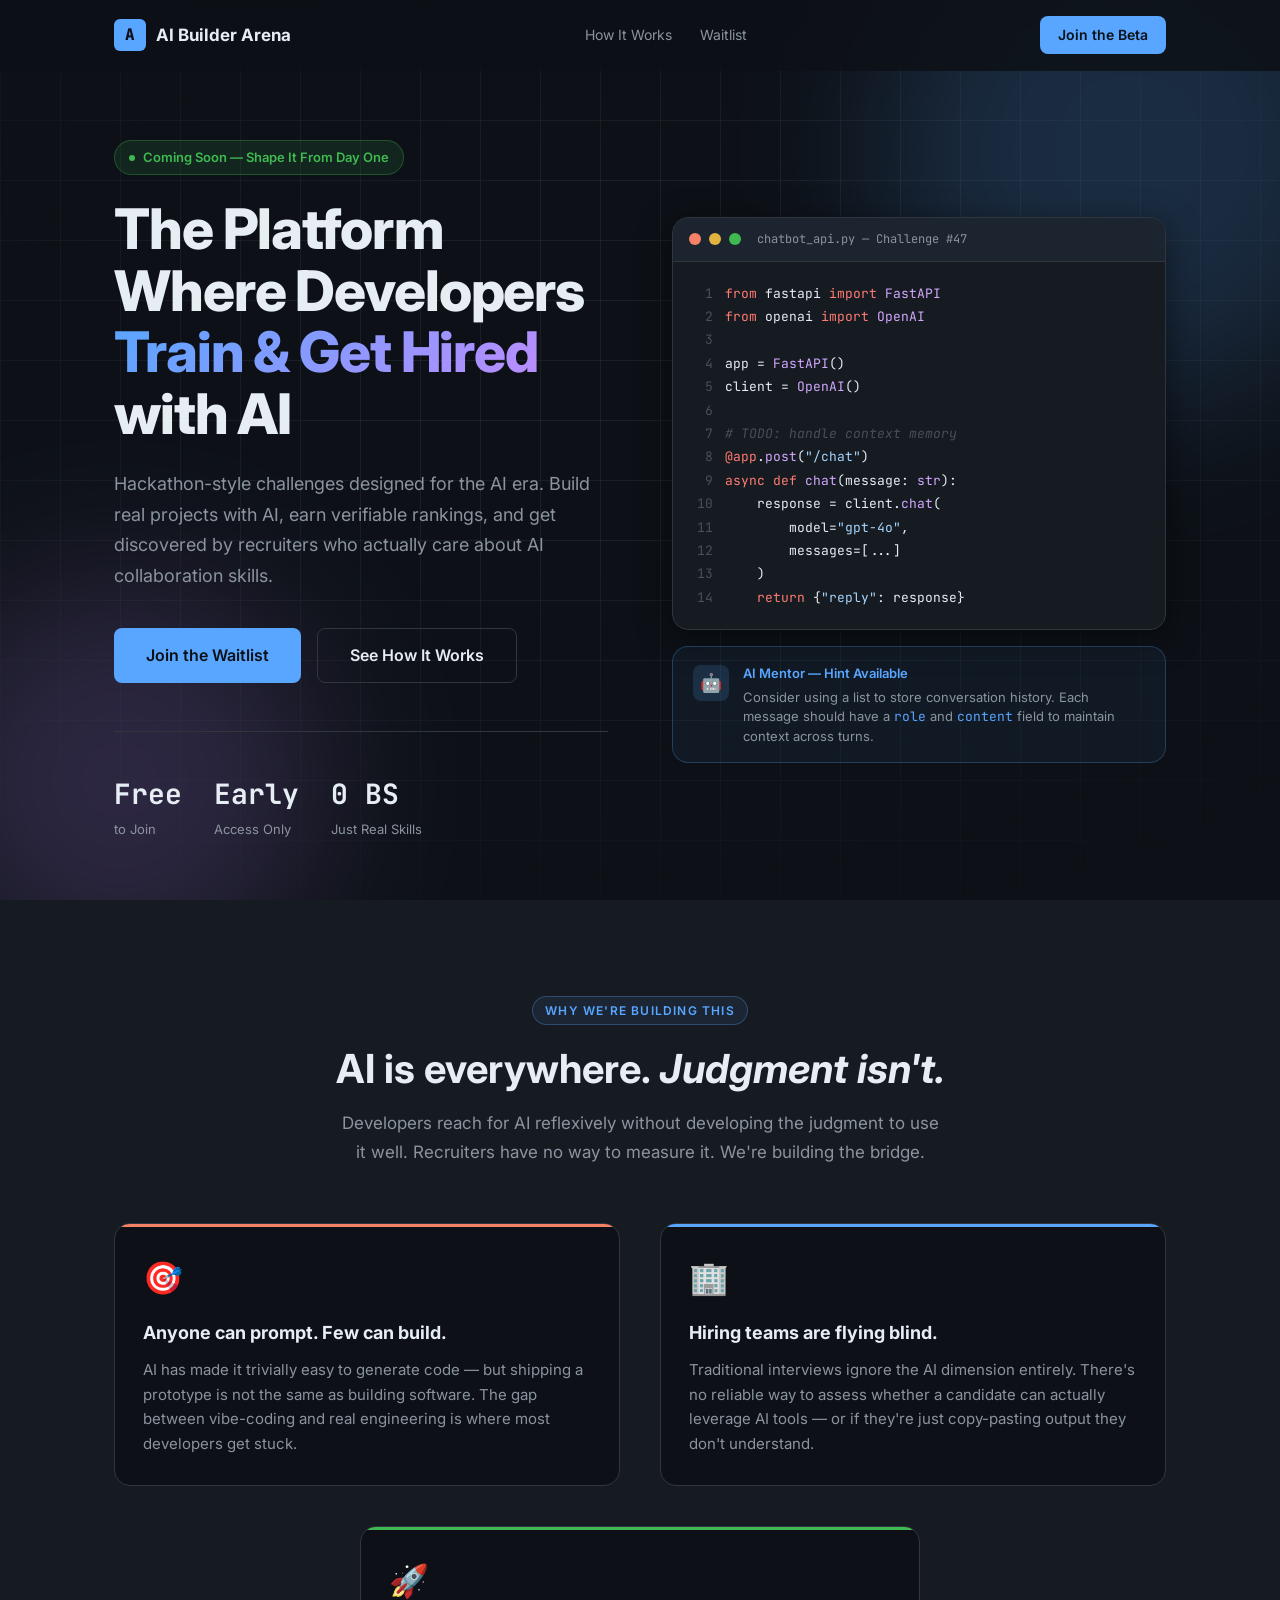
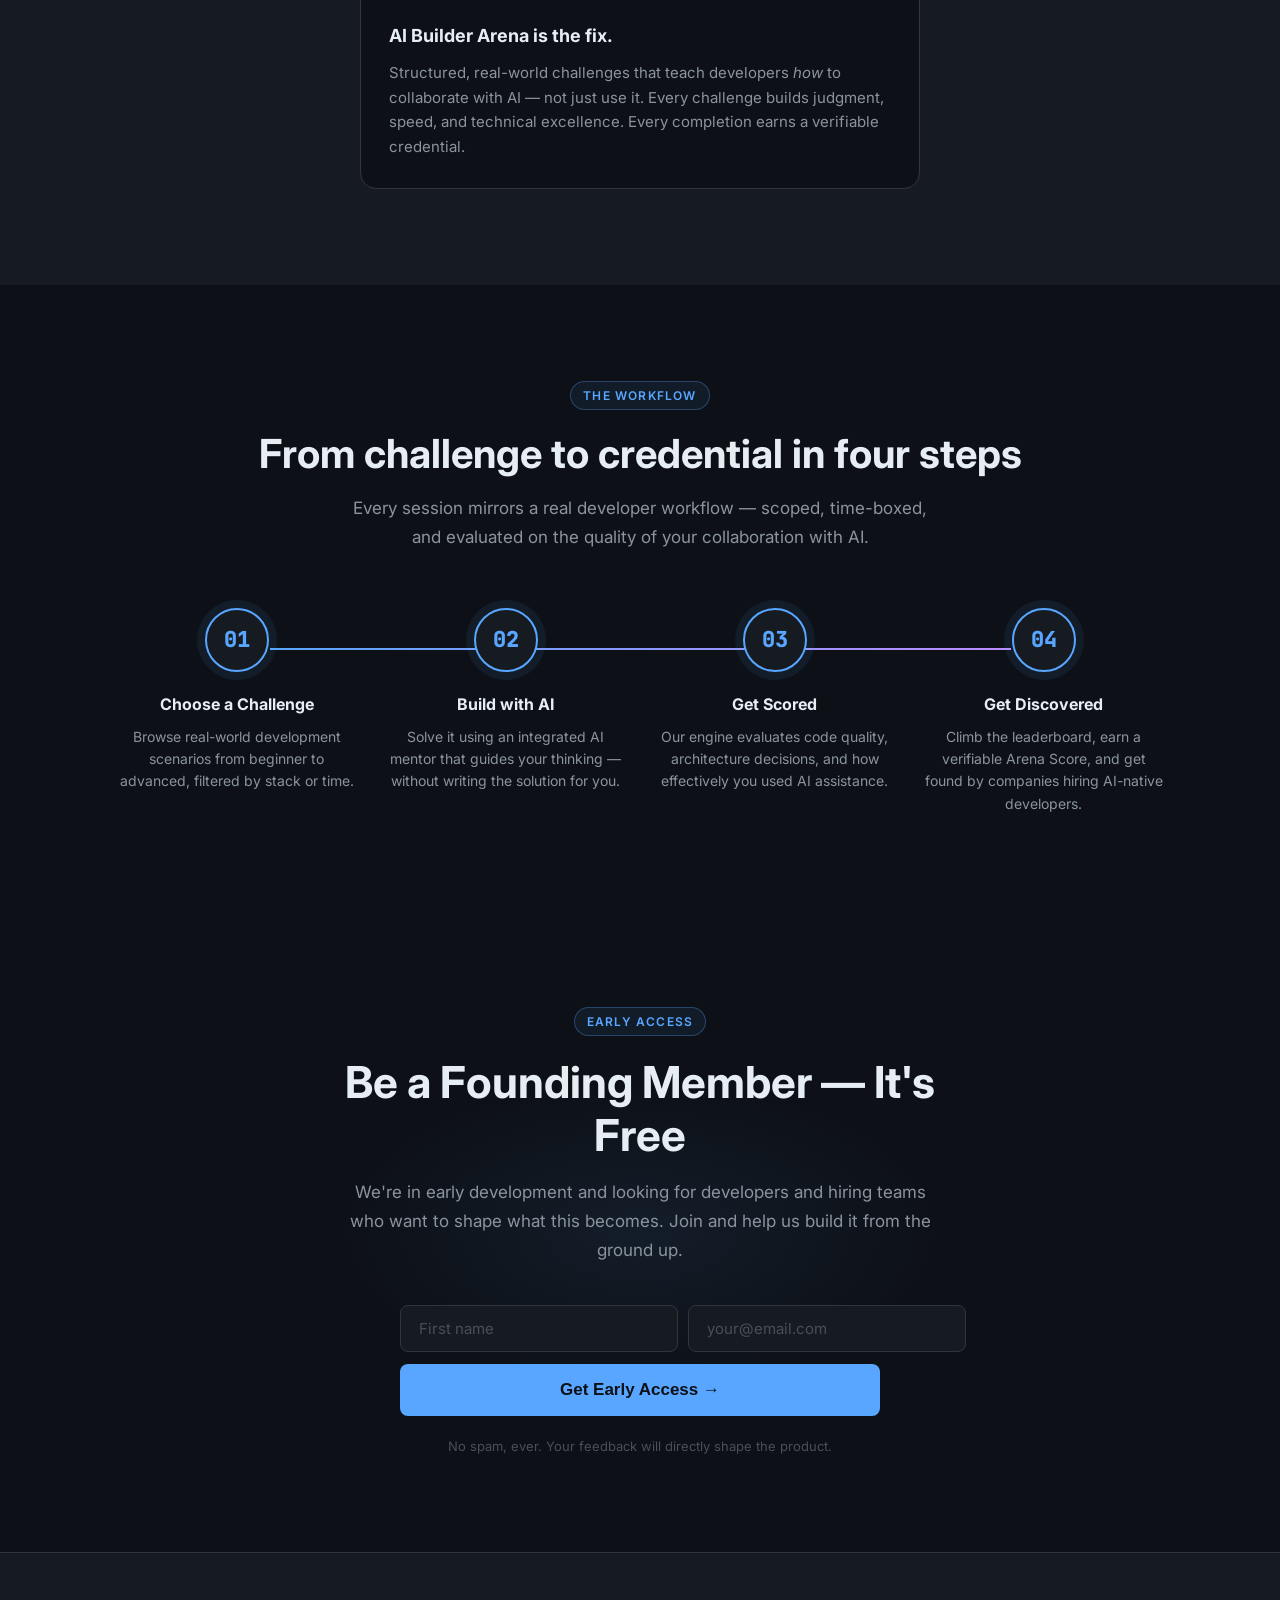
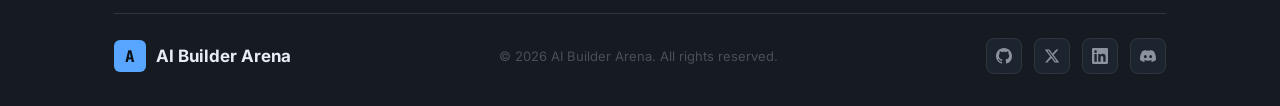
<file: index.html>
<!DOCTYPE html>
<html lang="en">
<head>
  <meta charset="UTF-8" />
  <meta name="viewport" content="width=device-width, initial-scale=1.0" />
  <title>AI Builder Arena — Train & Get Hired with AI</title>
  <meta name="description" content="AI Builder Arena is an AI-native challenge platform where developers train with AI tools, compete in hackathon-style sprints, and get discovered by recruiters." />

  <!-- Open Graph -->
  <meta property="og:title" content="AI Builder Arena — Train & Get Hired with AI" />
  <meta property="og:description" content="Hackathon-style challenges for the AI era. Build real projects, earn verifiable rankings, and get discovered by recruiters." />
  <meta property="og:image" content="https://aibuilderarena.tech/preview.jpg" />
  <meta property="og:url" content="https://aibuilderarena.tech/" />
  <meta property="og:type" content="website" />

  <!-- Twitter Card -->
  <meta name="twitter:card" content="summary_large_image" />
  <meta name="twitter:title" content="AI Builder Arena — Train & Get Hired with AI" />
  <meta name="twitter:description" content="Hackathon-style challenges for the AI era. Build real projects, earn verifiable rankings, and get discovered by recruiters." />
  <meta name="twitter:image" content="https://aibuilderarena.tech/preview.jpg" />

  <!-- Fonts -->
  <link rel="preconnect" href="https://fonts.googleapis.com" />
  <link rel="preconnect" href="https://fonts.gstatic.com" crossorigin />
  <link href="https://fonts.googleapis.com/css2?family=Inter:wght@400;500;600;700;800&family=JetBrains+Mono:wght@400;700&display=swap" rel="stylesheet" />

  <!-- Styles -->
  <link rel="stylesheet" href="assets/css/styles.css" />

  <!-- Favicon -->
  <link rel="icon" href="data:image/svg+xml,<svg xmlns='http://www.w3.org/2000/svg' viewBox='0 0 32 32'><rect width='32' height='32' rx='6' fill='%2358a6ff'/><text x='16' y='23' font-size='18' font-weight='900' font-family='monospace' text-anchor='middle' fill='%230d1117'>A</text></svg>" />
</head>
<body>

<!-- ============================================================
     Navigation
     ============================================================ -->
<nav class="nav" id="nav" role="navigation" aria-label="Main navigation">
  <div class="container">
    <div class="nav-inner">
      <a href="#" class="nav-logo" aria-label="AI Builder Arena home">
        <div class="nav-logo-icon" aria-hidden="true">A</div>
        AI Builder Arena
      </a>

      <ul class="nav-links" role="list">
        <li><a href="#how-it-works">How It Works</a></li>
        <li><a href="#waitlist">Waitlist</a></li>
      </ul>

      <div class="nav-cta">
        <a href="#waitlist" class="btn btn-primary">Join the Beta</a>
      </div>

      <button class="nav-hamburger" id="hamburger" aria-label="Toggle mobile menu" aria-expanded="false">
        <span></span>
        <span></span>
        <span></span>
      </button>
    </div>
  </div>
</nav>

<!-- Mobile nav overlay -->
<div class="mobile-nav" id="mobile-nav" role="dialog" aria-modal="true" aria-label="Mobile navigation">
  <a href="#how-it-works">How It Works</a>
  <a href="#waitlist" class="btn btn-primary btn-lg">Join the Beta</a>
</div>


<!-- ============================================================
     1. Hero
     ============================================================ -->
<section class="hero" id="home" aria-label="Hero">
  <div class="hero-grid" aria-hidden="true"></div>
  <div class="hero-glow hero-glow-1" aria-hidden="true"></div>
  <div class="hero-glow hero-glow-2" aria-hidden="true"></div>

  <div class="container">
    <div class="hero-inner">

      <!-- Copy -->
      <div class="hero-copy">
        <div class="hero-badge">Coming Soon — Shape It From Day One</div>

        <h1 class="hero-title">
          The Platform Where Developers <span class="highlight">Train & Get Hired</span> with&nbsp;AI
        </h1>

        <p class="hero-sub">
          Hackathon-style challenges designed for the AI era. Build real projects with AI,
          earn verifiable rankings, and get discovered by recruiters who actually care
          about AI collaboration skills.
        </p>

        <div class="hero-actions">
          <a href="#waitlist" class="btn btn-primary btn-lg">
            Join the Waitlist
          </a>
          <a href="#how-it-works" class="btn btn-outline btn-lg">
            See How It Works
          </a>
        </div>

        <div class="hero-stats">
          <div>
            <div class="hero-stat-value">Free</div>
            <div class="hero-stat-label">to Join</div>
          </div>
          <div>
            <div class="hero-stat-value">Early</div>
            <div class="hero-stat-label">Access Only</div>
          </div>
          <div>
            <div class="hero-stat-value">0 BS</div>
            <div class="hero-stat-label">Just Real Skills</div>
          </div>
        </div>
      </div>

      <!-- Visual: code window + AI hint card -->
      <div class="hero-visual" aria-hidden="true">
        <div class="code-window">
          <div class="code-window-bar">
            <div class="code-window-dot"></div>
            <div class="code-window-dot"></div>
            <div class="code-window-dot"></div>
            <span class="code-window-title">chatbot_api.py — Challenge #47</span>
          </div>
          <div class="code-body">
            <div class="code-line"><span class="code-ln">1</span><span><span class="kw">from</span> <span class="var">fastapi</span> <span class="kw">import</span> <span class="fn">FastAPI</span></span></div>
            <div class="code-line"><span class="code-ln">2</span><span><span class="kw">from</span> <span class="var">openai</span> <span class="kw">import</span> <span class="fn">OpenAI</span></span></div>
            <div class="code-line"><span class="code-ln">3</span><span></span></div>
            <div class="code-line"><span class="code-ln">4</span><span><span class="var">app</span> = <span class="fn">FastAPI</span>()</span></div>
            <div class="code-line"><span class="code-ln">5</span><span><span class="var">client</span> = <span class="fn">OpenAI</span>()</span></div>
            <div class="code-line"><span class="code-ln">6</span><span></span></div>
            <div class="code-line"><span class="code-ln">7</span><span><span class="cm"># TODO: handle context memory</span></span></div>
            <div class="code-line"><span class="code-ln">8</span><span><span class="kw">@app</span>.<span class="fn">post</span>(<span class="str">"/chat"</span>)</span></div>
            <div class="code-line"><span class="code-ln">9</span><span><span class="kw">async def</span> <span class="fn">chat</span>(<span class="var">message</span>: <span class="fn">str</span>):</span></div>
            <div class="code-line"><span class="code-ln">10</span><span>&nbsp;&nbsp;&nbsp;&nbsp;<span class="var">response</span> = <span class="var">client</span>.<span class="fn">chat</span>(</span></div>
            <div class="code-line"><span class="code-ln">11</span><span>&nbsp;&nbsp;&nbsp;&nbsp;&nbsp;&nbsp;&nbsp;&nbsp;<span class="var">model</span>=<span class="str">"gpt-4o"</span>,</span></div>
            <div class="code-line"><span class="code-ln">12</span><span>&nbsp;&nbsp;&nbsp;&nbsp;&nbsp;&nbsp;&nbsp;&nbsp;<span class="var">messages</span>=[...]</span></div>
            <div class="code-line"><span class="code-ln">13</span><span>&nbsp;&nbsp;&nbsp;&nbsp;)</span></div>
            <div class="code-line"><span class="code-ln">14</span><span>&nbsp;&nbsp;&nbsp;&nbsp;<span class="kw">return</span> {<span class="str">"reply"</span>: <span class="var">response</span>}</span></div>
          </div>
        </div>

        <div class="ai-hint-card">
          <div class="ai-hint-icon">🤖</div>
          <div>
            <div class="ai-hint-title">AI Mentor — Hint Available</div>
            <div class="ai-hint-text">
              Consider using a list to store conversation history. Each message should have a <code style="color:var(--accent);font-family:var(--font-mono);">role</code> and <code style="color:var(--accent);font-family:var(--font-mono);">content</code> field to maintain context across turns.
            </div>
          </div>
        </div>
      </div>

    </div>
  </div>
</section>


<!-- ============================================================
     2. The Gap
     ============================================================ -->
<section class="section problem" id="problem" aria-label="The problem">
  <div class="container">
    <div class="text-center fade-in">
      <div class="section-label">Why We're Building This</div>
      <h2 class="section-title">AI is everywhere. <em>Judgment isn't.</em></h2>
      <p class="section-sub">
        Developers reach for AI reflexively without developing the judgment to use it well.
        Recruiters have no way to measure it. We're building the bridge.
      </p>
    </div>

    <div class="problem-grid">
      <div class="problem-card red fade-in">
        <div class="problem-icon">🎯</div>
        <h3>Anyone can prompt. Few can build.</h3>
        <p>
          AI has made it trivially easy to generate code — but shipping a prototype is not
          the same as building software. The gap between vibe-coding and real engineering
          is where most developers get stuck.
        </p>
      </div>

      <div class="problem-card blue fade-in">
        <div class="problem-icon">🏢</div>
        <h3>Hiring teams are flying blind.</h3>
        <p>
          Traditional interviews ignore the AI dimension entirely. There's no reliable way to
          assess whether a candidate can actually leverage AI tools — or if they're just
          copy-pasting output they don't understand.
        </p>
      </div>

      <div class="problem-card green fade-in" style="grid-column: 1 / -1; max-width: 560px; margin: 0 auto;">
        <div class="problem-icon">🚀</div>
        <h3>AI Builder Arena is the fix.</h3>
        <p>
          Structured, real-world challenges that teach developers <em>how</em> to collaborate
          with AI — not just use it. Every challenge builds judgment, speed, and technical
          excellence. Every completion earns a verifiable credential.
        </p>
      </div>
    </div>
  </div>
</section>


<!-- ============================================================
     3. How It Works
     ============================================================ -->
<section class="section how-it-works" id="how-it-works" aria-label="How it works">
  <div class="container">
    <div class="text-center fade-in">
      <div class="section-label">The Workflow</div>
      <h2 class="section-title">From challenge to credential in four steps</h2>
      <p class="section-sub">
        Every session mirrors a real developer workflow — scoped, time-boxed,
        and evaluated on the quality of your collaboration with AI.
      </p>
    </div>

    <div class="steps">
      <div class="step fade-in">
        <div class="step-num">01</div>
        <h3>Choose a Challenge</h3>
        <p>Browse real-world development scenarios from beginner to advanced, filtered by stack or time.</p>
      </div>

      <div class="step fade-in">
        <div class="step-num">02</div>
        <h3>Build with AI</h3>
        <p>Solve it using an integrated AI mentor that guides your thinking — without writing the solution for you.</p>
      </div>

      <div class="step fade-in">
        <div class="step-num">03</div>
        <h3>Get Scored</h3>
        <p>Our engine evaluates code quality, architecture decisions, and how effectively you used AI assistance.</p>
      </div>

      <div class="step fade-in">
        <div class="step-num">04</div>
        <h3>Get Discovered</h3>
        <p>Climb the leaderboard, earn a verifiable Arena Score, and get found by companies hiring AI-native developers.</p>
      </div>
    </div>
  </div>
</section>


<!-- ============================================================
     4. Waitlist
     ============================================================ -->
<section class="section waitlist" id="waitlist" aria-label="Join the waitlist">
  <div class="waitlist-glow" aria-hidden="true"></div>
  <div class="container">
    <div class="waitlist-box">
      <div class="section-label fade-in">Early Access</div>
      <h2 class="section-title fade-in">Be a Founding Member — It's Free</h2>
      <p class="section-sub fade-in">
        We're in early development and looking for developers and hiring teams who
        want to shape what this becomes. Join and help us build it from the ground up.
      </p>

      <form class="waitlist-form fade-in" id="waitlist-form">
        <div class="waitlist-inputs">
          <input
            type="text"
            name="firstName"
            class="waitlist-input"
            placeholder="First name"
            autocomplete="given-name"
            aria-label="First name"
          />
          <input
            type="email"
            name="email"
            class="waitlist-input"
            placeholder="your@email.com"
            required
            autocomplete="email"
            aria-label="Email address"
          />
        </div>
        <button type="submit" class="btn btn-primary btn-lg waitlist-submit">
          Get Early Access →
        </button>
      </form>

      <div class="waitlist-success" id="waitlist-success" role="status" aria-live="polite">
        You're on the list! We'll reach out personally as we build — thank you for believing in this early.
      </div>

      <p class="waitlist-note fade-in">No spam, ever. Your feedback will directly shape the product.</p>
    </div>
  </div>
</section>


<!-- ============================================================
     5. Footer
     ============================================================ -->
<footer class="footer" id="footer" aria-label="Site footer">
  <div class="container">
    <div class="footer-bottom">
      <a href="#" class="nav-logo" aria-label="AI Builder Arena home">
        <div class="nav-logo-icon" aria-hidden="true">A</div>
        AI Builder Arena
      </a>

      <p class="footer-bottom-text">© 2026 AI Builder Arena. All rights reserved.</p>

      <div class="social-links" aria-label="Social media links">
        <!-- GitHub -->
        <a href="https://github.com/Smuthusivam/ai-builder-arena" class="social-link" aria-label="GitHub">
          <svg width="16" height="16" viewBox="0 0 16 16" fill="currentColor" aria-hidden="true">
            <path d="M8 0C3.58 0 0 3.58 0 8c0 3.54 2.29 6.53 5.47 7.59.4.07.55-.17.55-.38 0-.19-.01-.82-.01-1.49-2.01.37-2.53-.49-2.69-.94-.09-.23-.48-.94-.82-1.13-.28-.15-.68-.52-.01-.53.63-.01 1.08.58 1.23.82.72 1.21 1.87.87 2.33.66.07-.52.28-.87.51-1.07-1.78-.2-3.64-.89-3.64-3.95 0-.87.31-1.59.82-2.15-.08-.2-.36-1.02.08-2.12 0 0 .67-.21 2.2.82.64-.18 1.32-.27 2-.27.68 0 1.36.09 2 .27 1.53-1.04 2.2-.82 2.2-.82.44 1.1.16 1.92.08 2.12.51.56.82 1.27.82 2.15 0 3.07-1.87 3.75-3.65 3.95.29.25.54.73.54 1.48 0 1.07-.01 1.93-.01 2.2 0 .21.15.46.55.38A8.013 8.013 0 0016 8c0-4.42-3.58-8-8-8z"/>
          </svg>
        </a>
        <!-- Twitter/X -->
        <a href="#" class="social-link" aria-label="Twitter / X">
          <svg width="16" height="16" viewBox="0 0 24 24" fill="currentColor" aria-hidden="true">
            <path d="M18.244 2.25h3.308l-7.227 8.26 8.502 11.24H16.17l-5.214-6.817L4.99 21.75H1.68l7.73-8.835L1.254 2.25H8.08l4.713 6.231zm-1.161 17.52h1.833L7.084 4.126H5.117z"/>
          </svg>
        </a>
        <!-- LinkedIn -->
        <a href="#" class="social-link" aria-label="LinkedIn">
          <svg width="16" height="16" viewBox="0 0 24 24" fill="currentColor" aria-hidden="true">
            <path d="M20.447 20.452h-3.554v-5.569c0-1.328-.027-3.037-1.852-3.037-1.853 0-2.136 1.445-2.136 2.939v5.667H9.351V9h3.414v1.561h.046c.477-.9 1.637-1.85 3.37-1.85 3.601 0 4.267 2.37 4.267 5.455v6.286zM5.337 7.433c-1.144 0-2.063-.926-2.063-2.065 0-1.138.92-2.063 2.063-2.063 1.14 0 2.064.925 2.064 2.063 0 1.139-.925 2.065-2.064 2.065zm1.782 13.019H3.555V9h3.564v11.452zM22.225 0H1.771C.792 0 0 .774 0 1.729v20.542C0 23.227.792 24 1.771 24h20.451C23.2 24 24 23.227 24 22.271V1.729C24 .774 23.2 0 22.222 0h.003z"/>
          </svg>
        </a>
        <!-- Discord -->
        <a href="#" class="social-link" aria-label="Discord">
          <svg width="16" height="16" viewBox="0 0 24 24" fill="currentColor" aria-hidden="true">
            <path d="M20.317 4.37a19.791 19.791 0 0 0-4.885-1.515.074.074 0 0 0-.079.037c-.21.375-.444.864-.608 1.25a18.27 18.27 0 0 0-5.487 0 12.64 12.64 0 0 0-.617-1.25.077.077 0 0 0-.079-.037A19.736 19.736 0 0 0 3.677 4.37a.07.07 0 0 0-.032.027C.533 9.046-.32 13.58.099 18.057.1 18.08.114 18.1.133 18.114a19.9 19.9 0 0 0 5.993 3.03.078.078 0 0 0 .084-.028c.462-.63.874-1.295 1.226-1.994a.076.076 0 0 0-.041-.106 13.107 13.107 0 0 1-1.872-.892.077.077 0 0 1-.008-.128 10.2 10.2 0 0 0 .372-.292.074.074 0 0 1 .077-.01c3.928 1.793 8.18 1.793 12.062 0a.074.074 0 0 1 .078.01c.12.098.246.198.373.292a.077.077 0 0 1-.006.127 12.299 12.299 0 0 1-1.873.892.077.077 0 0 0-.041.107c.36.698.772 1.362 1.225 1.993a.076.076 0 0 0 .084.028 19.839 19.839 0 0 0 6.002-3.03.077.077 0 0 0 .032-.054c.5-5.177-.838-9.674-3.549-13.66a.061.061 0 0 0-.031-.03zM8.02 15.33c-1.183 0-2.157-1.085-2.157-2.419 0-1.333.956-2.419 2.157-2.419 1.21 0 2.176 1.096 2.157 2.42 0 1.333-.956 2.418-2.157 2.418zm7.975 0c-1.183 0-2.157-1.085-2.157-2.419 0-1.333.955-2.419 2.157-2.419 1.21 0 2.176 1.096 2.157 2.42 0 1.333-.946 2.418-2.157 2.418z"/>
          </svg>
        </a>
      </div>
    </div>
  </div>
</footer>

<!-- Scripts -->
<script src="assets/js/script.js"></script>
</body>
</html>
</file>
<file: assets/css/styles.css>
/* ============================================================
   AI Builder Arena — Landing Page Styles
   Dark, modern developer / tech-startup aesthetic
   ============================================================ */

/* ---------- CSS Custom Properties ---------- */
:root {
  --bg-primary:   #0d1117;
  --bg-secondary: #161b22;
  --bg-card:      #1c2430;
  --border:       #30363d;
  --accent:       #58a6ff;
  --accent-green: #3fb950;
  --accent-purple:#bc8cff;
  --accent-orange:#f78166;
  --text-primary: #e6edf3;
  --text-secondary:#8b949e;
  --text-muted:   #484f58;
  --gradient-hero: linear-gradient(135deg, #0d1117 0%, #161b22 50%, #0d1117 100%);
  --font-mono:    'JetBrains Mono', 'Fira Code', 'Courier New', monospace;
  --font-sans:    'Inter', -apple-system, BlinkMacSystemFont, 'Segoe UI', sans-serif;
  --radius:       8px;
  --radius-lg:    16px;
  --transition:   0.2s ease;
  --shadow:       0 1px 3px rgba(0,0,0,0.4), 0 4px 16px rgba(0,0,0,0.3);
  --shadow-lg:    0 8px 32px rgba(0,0,0,0.5);
}

/* ---------- Reset & Base ---------- */
*, *::before, *::after { box-sizing: border-box; margin: 0; padding: 0; }

html { scroll-behavior: smooth; }

body {
  font-family: var(--font-sans);
  background: var(--bg-primary);
  color: var(--text-primary);
  line-height: 1.6;
  overflow-x: hidden;
}

img { max-width: 100%; display: block; }

a { color: var(--accent); text-decoration: none; transition: color var(--transition); }
a:hover { color: #79c0ff; }

ul { list-style: none; }

/* ---------- Utility ---------- */
.container {
  max-width: 1100px;
  margin: 0 auto;
  padding: 0 24px;
}

.section {
  padding: 96px 0;
}

.section-label {
  display: inline-block;
  font-size: 12px;
  font-weight: 600;
  letter-spacing: 0.1em;
  text-transform: uppercase;
  color: var(--accent);
  border: 1px solid rgba(88, 166, 255, 0.3);
  background: rgba(88, 166, 255, 0.08);
  padding: 4px 12px;
  border-radius: 20px;
  margin-bottom: 20px;
}

.section-title {
  font-size: clamp(28px, 4vw, 40px);
  font-weight: 700;
  line-height: 1.2;
  color: var(--text-primary);
  margin-bottom: 16px;
}

.section-sub {
  font-size: 17px;
  color: var(--text-secondary);
  max-width: 600px;
  line-height: 1.7;
}

.text-center { text-align: center; }
.text-center .section-sub { margin: 0 auto; }

/* Accent colours */
.accent       { color: var(--accent); }
.accent-green { color: var(--accent-green); }
.accent-purple{ color: var(--accent-purple); }
.accent-orange{ color: var(--accent-orange); }

/* ---------- Buttons ---------- */
.btn {
  display: inline-flex;
  align-items: center;
  gap: 8px;
  padding: 12px 24px;
  border-radius: var(--radius);
  font-size: 15px;
  font-weight: 600;
  cursor: pointer;
  transition: all var(--transition);
  border: none;
  white-space: nowrap;
}

.btn-primary {
  background: var(--accent);
  color: #0d1117;
}
.btn-primary:hover {
  background: #79c0ff;
  color: #0d1117;
  transform: translateY(-1px);
  box-shadow: 0 4px 20px rgba(88, 166, 255, 0.35);
}

.btn-outline {
  background: transparent;
  color: var(--text-primary);
  border: 1px solid var(--border);
}
.btn-outline:hover {
  background: var(--bg-card);
  border-color: var(--accent);
  color: var(--accent);
  transform: translateY(-1px);
}

.btn-lg { padding: 14px 32px; font-size: 16px; }

/* ---------- Nav ---------- */
.nav {
  position: fixed;
  top: 0;
  left: 0;
  right: 0;
  z-index: 100;
  padding: 16px 0;
  background: rgba(13, 17, 23, 0.85);
  backdrop-filter: blur(12px);
  -webkit-backdrop-filter: blur(12px);
  border-bottom: 1px solid transparent;
  transition: border-color var(--transition), background var(--transition);
}

.nav.scrolled {
  border-bottom-color: var(--border);
  background: rgba(13, 17, 23, 0.95);
}

.nav-inner {
  display: flex;
  align-items: center;
  justify-content: space-between;
  gap: 24px;
}

.nav-logo {
  display: flex;
  align-items: center;
  gap: 10px;
  font-weight: 700;
  font-size: 17px;
  color: var(--text-primary);
}

.nav-logo-icon {
  width: 32px;
  height: 32px;
  background: var(--accent);
  border-radius: 6px;
  display: flex;
  align-items: center;
  justify-content: center;
  color: #0d1117;
  font-size: 16px;
  font-weight: 900;
  font-family: var(--font-mono);
}

.nav-links {
  display: flex;
  align-items: center;
  gap: 28px;
}

.nav-links a {
  font-size: 14px;
  color: var(--text-secondary);
  transition: color var(--transition);
}

.nav-links a:hover { color: var(--text-primary); }

.nav-cta { display: flex; gap: 12px; align-items: center; }

.nav-cta .btn { padding: 8px 18px; font-size: 14px; }

/* Hamburger — mobile only */
.nav-hamburger {
  display: none;
  flex-direction: column;
  gap: 5px;
  background: none;
  border: none;
  cursor: pointer;
  padding: 4px;
}
.nav-hamburger span {
  display: block;
  width: 24px;
  height: 2px;
  background: var(--text-secondary);
  border-radius: 2px;
  transition: transform 0.3s, opacity 0.3s;
}
.nav-hamburger.open span:nth-child(1) { transform: translateY(7px) rotate(45deg); }
.nav-hamburger.open span:nth-child(2) { opacity: 0; }
.nav-hamburger.open span:nth-child(3) { transform: translateY(-7px) rotate(-45deg); }

/* ---------- Hero ---------- */
.hero {
  min-height: 100vh;
  display: flex;
  align-items: center;
  position: relative;
  overflow: hidden;
  padding-top: 80px;
}

/* Animated grid background */
.hero-grid {
  position: absolute;
  inset: 0;
  background-image:
    linear-gradient(rgba(48, 54, 61, 0.4) 1px, transparent 1px),
    linear-gradient(90deg, rgba(48, 54, 61, 0.4) 1px, transparent 1px);
  --grid-mask: radial-gradient(ellipse 80% 70% at 50% 40%, black 30%, transparent 100%);
  background-size: 60px 60px;
  mask-image: var(--grid-mask);
  -webkit-mask-image: var(--grid-mask);
}

/* Glowing blobs */
.hero-glow {
  position: absolute;
  border-radius: 50%;
  filter: blur(80px);
  opacity: 0.18;
  pointer-events: none;
  animation: pulse 6s ease-in-out infinite;
}

.hero-glow-1 {
  width: 500px;
  height: 500px;
  background: var(--accent);
  top: -100px;
  right: -100px;
  animation-delay: 0s;
}

.hero-glow-2 {
  width: 400px;
  height: 400px;
  background: var(--accent-purple);
  bottom: -80px;
  left: -80px;
  animation-delay: 3s;
}

@keyframes pulse {
  0%, 100% { opacity: 0.12; transform: scale(1); }
  50%       { opacity: 0.22; transform: scale(1.08); }
}

.hero-inner {
  position: relative;
  z-index: 2;
  display: grid;
  grid-template-columns: 1fr 1fr;
  gap: 64px;
  align-items: center;
}

.hero-badge {
  display: inline-flex;
  align-items: center;
  gap: 8px;
  background: rgba(63, 185, 80, 0.12);
  border: 1px solid rgba(63, 185, 80, 0.3);
  color: var(--accent-green);
  padding: 6px 14px;
  border-radius: 20px;
  font-size: 13px;
  font-weight: 600;
  margin-bottom: 24px;
}

.hero-badge::before {
  content: '';
  width: 6px;
  height: 6px;
  background: var(--accent-green);
  border-radius: 50%;
  animation: blink 2s ease-in-out infinite;
}

@keyframes blink {
  0%, 100% { opacity: 1; }
  50%       { opacity: 0.3; }
}

.hero-title {
  font-size: clamp(36px, 5vw, 56px);
  font-weight: 800;
  line-height: 1.1;
  letter-spacing: -0.02em;
  margin-bottom: 24px;
}

.hero-title .highlight {
  background: linear-gradient(135deg, var(--accent) 0%, var(--accent-purple) 100%);
  -webkit-background-clip: text;
  -webkit-text-fill-color: transparent;
  background-clip: text;
}

.hero-sub {
  font-size: 18px;
  color: var(--text-secondary);
  line-height: 1.7;
  margin-bottom: 36px;
  max-width: 480px;
}

.hero-actions {
  display: flex;
  gap: 16px;
  flex-wrap: wrap;
}

.hero-stats {
  display: flex;
  gap: 32px;
  margin-top: 48px;
  padding-top: 40px;
  border-top: 1px solid var(--border);
}

.hero-stat-value {
  font-size: 28px;
  font-weight: 700;
  color: var(--text-primary);
  font-family: var(--font-mono);
}

.hero-stat-label {
  font-size: 13px;
  color: var(--text-secondary);
  margin-top: 2px;
}

/* Code window mockup */
.hero-visual {
  display: flex;
  flex-direction: column;
  gap: 16px;
}

.code-window {
  background: var(--bg-secondary);
  border: 1px solid var(--border);
  border-radius: var(--radius-lg);
  overflow: hidden;
  box-shadow: var(--shadow-lg);
  animation: float 4s ease-in-out infinite;
}

@keyframes float {
  0%, 100% { transform: translateY(0); }
  50%       { transform: translateY(-8px); }
}

.code-window-bar {
  background: var(--bg-card);
  padding: 12px 16px;
  display: flex;
  align-items: center;
  gap: 8px;
  border-bottom: 1px solid var(--border);
}

.code-window-dot {
  width: 12px;
  height: 12px;
  border-radius: 50%;
}
.code-window-dot:nth-child(1) { background: #f78166; }
.code-window-dot:nth-child(2) { background: #e3b341; }
.code-window-dot:nth-child(3) { background: #3fb950; }

.code-window-title {
  font-size: 12px;
  color: var(--text-secondary);
  font-family: var(--font-mono);
  margin-left: 8px;
}

.code-body {
  padding: 20px;
  font-family: var(--font-mono);
  font-size: 13px;
  line-height: 1.8;
}

.code-line { display: flex; gap: 12px; }
.code-ln { color: var(--text-muted); user-select: none; min-width: 20px; text-align: right; }
.kw  { color: #ff7b72; }
.fn  { color: #d2a8ff; }
.str { color: #a5d6ff; }
.cm  { color: var(--text-muted); font-style: italic; }
.num { color: #79c0ff; }
.var { color: var(--text-primary); }

.ai-hint-card {
  background: rgba(88, 166, 255, 0.06);
  border: 1px solid rgba(88, 166, 255, 0.25);
  border-radius: var(--radius-lg);
  padding: 16px 20px;
  display: flex;
  align-items: flex-start;
  gap: 14px;
}

.ai-hint-icon {
  width: 36px;
  height: 36px;
  background: rgba(88, 166, 255, 0.15);
  border-radius: 8px;
  display: flex;
  align-items: center;
  justify-content: center;
  font-size: 18px;
  flex-shrink: 0;
  margin-top: 2px;
}

.ai-hint-title {
  font-size: 13px;
  font-weight: 600;
  color: var(--accent);
  margin-bottom: 4px;
}

.ai-hint-text {
  font-size: 13px;
  color: var(--text-secondary);
  line-height: 1.5;
}

/* ---------- Problem Section ---------- */
.problem { background: var(--bg-secondary); }

.problem-grid {
  display: grid;
  grid-template-columns: 1fr 1fr;
  gap: 40px;
  margin-top: 56px;
}

.problem-card {
  background: var(--bg-primary);
  border: 1px solid var(--border);
  border-radius: var(--radius-lg);
  padding: 28px;
  transition: border-color var(--transition), box-shadow var(--transition);
  position: relative;
  overflow: hidden;
}

.problem-card::before {
  content: '';
  position: absolute;
  top: 0;
  left: 0;
  right: 0;
  height: 3px;
  border-radius: var(--radius-lg) var(--radius-lg) 0 0;
}

.problem-card.red::before   { background: var(--accent-orange); }
.problem-card.blue::before  { background: var(--accent); }
.problem-card.green::before { background: var(--accent-green); }

.problem-card:hover {
  border-color: rgba(88, 166, 255, 0.3);
  box-shadow: 0 4px 20px rgba(88, 166, 255, 0.08);
}

.problem-icon {
  font-size: 32px;
  margin-bottom: 16px;
}

.problem-card h3 {
  font-size: 18px;
  font-weight: 700;
  margin-bottom: 10px;
}

.problem-card p {
  font-size: 15px;
  color: var(--text-secondary);
  line-height: 1.65;
}

/* ---------- Beyond Vibe Coding ---------- */
.vibe-coding { background: var(--bg-secondary); }

.vibe-grid {
  display: grid;
  grid-template-columns: 1fr 1fr;
  gap: 24px;
  margin-top: 56px;
}

.vibe-card {
  background: var(--bg-primary);
  border: 1px solid var(--border);
  border-radius: var(--radius-lg);
  padding: 28px;
  position: relative;
  overflow: hidden;
  transition: border-color var(--transition), box-shadow var(--transition);
}

.vibe-card::before {
  content: '';
  position: absolute;
  top: 0; left: 0; right: 0;
  height: 3px;
  border-radius: var(--radius-lg) var(--radius-lg) 0 0;
  background: linear-gradient(90deg, var(--accent), var(--accent-purple));
}

.vibe-card-wide {
  grid-column: 1 / -1;
}

.vibe-card:hover {
  border-color: rgba(88, 166, 255, 0.3);
  box-shadow: 0 4px 20px rgba(88, 166, 255, 0.08);
}

.vibe-icon {
  font-size: 32px;
  margin-bottom: 16px;
}

.vibe-card h3 {
  font-size: 18px;
  font-weight: 700;
  margin-bottom: 10px;
}

.vibe-card p {
  font-size: 15px;
  color: var(--text-secondary);
  line-height: 1.65;
}

/* ---------- How It Works ---------- */
.how-it-works { background: var(--bg-primary); }

.steps {
  display: grid;
  grid-template-columns: repeat(4, 1fr);
  gap: 24px;
  margin-top: 56px;
  position: relative;
}

.steps::before {
  content: '';
  position: absolute;
  top: 40px;
  left: calc(12.5% + 24px);
  right: calc(12.5% + 24px);
  height: 2px;
  background: linear-gradient(90deg, var(--accent), var(--accent-purple));
  z-index: 0;
}

.step {
  display: flex;
  flex-direction: column;
  align-items: center;
  text-align: center;
  position: relative;
  z-index: 1;
}

.step-num {
  width: 64px;
  height: 64px;
  border-radius: 50%;
  background: var(--bg-secondary);
  border: 2px solid var(--accent);
  display: flex;
  align-items: center;
  justify-content: center;
  font-size: 22px;
  font-weight: 800;
  color: var(--accent);
  margin-bottom: 20px;
  font-family: var(--font-mono);
  box-shadow: 0 0 0 8px rgba(88, 166, 255, 0.08);
  transition: transform var(--transition), box-shadow var(--transition);
}

.step:hover .step-num {
  transform: scale(1.1);
  box-shadow: 0 0 0 12px rgba(88, 166, 255, 0.12);
}

.step h3 {
  font-size: 16px;
  font-weight: 700;
  margin-bottom: 8px;
}

.step p {
  font-size: 14px;
  color: var(--text-secondary);
  line-height: 1.6;
}

/* ---------- Challenges ---------- */
.challenges { background: var(--bg-secondary); }

.challenges-grid {
  display: grid;
  grid-template-columns: repeat(2, 1fr);
  gap: 20px;
  margin-top: 56px;
}

.challenge-card {
  background: var(--bg-primary);
  border: 1px solid var(--border);
  border-radius: var(--radius-lg);
  padding: 24px;
  display: flex;
  flex-direction: column;
  gap: 16px;
  transition: border-color var(--transition), box-shadow var(--transition), transform var(--transition);
  cursor: pointer;
}

.challenge-card:hover {
  border-color: rgba(88, 166, 255, 0.4);
  box-shadow: 0 4px 24px rgba(88, 166, 255, 0.1);
  transform: translateY(-2px);
}

.challenge-header {
  display: flex;
  align-items: flex-start;
  justify-content: space-between;
  gap: 12px;
}

.challenge-icon {
  font-size: 28px;
  line-height: 1;
}

.challenge-badge {
  font-size: 11px;
  font-weight: 600;
  padding: 3px 10px;
  border-radius: 20px;
  text-transform: uppercase;
  letter-spacing: 0.05em;
}

.badge-beginner {
  background: rgba(63, 185, 80, 0.12);
  color: var(--accent-green);
  border: 1px solid rgba(63, 185, 80, 0.25);
}
.badge-intermediate {
  background: rgba(227, 179, 65, 0.12);
  color: #e3b341;
  border: 1px solid rgba(227, 179, 65, 0.25);
}
.badge-advanced {
  background: rgba(247, 129, 102, 0.12);
  color: var(--accent-orange);
  border: 1px solid rgba(247, 129, 102, 0.25);
}

.challenge-title {
  font-size: 17px;
  font-weight: 700;
  color: var(--text-primary);
}

.challenge-desc {
  font-size: 14px;
  color: var(--text-secondary);
  line-height: 1.6;
}

.challenge-meta {
  display: flex;
  align-items: center;
  gap: 16px;
  font-size: 13px;
  color: var(--text-muted);
  border-top: 1px solid var(--border);
  padding-top: 14px;
}

.challenge-meta span {
  display: flex;
  align-items: center;
  gap: 5px;
}

/* ---------- AI Mentor ---------- */
.ai-mentor { background: var(--bg-primary); }

.mentor-inner {
  display: grid;
  grid-template-columns: 1fr 1fr;
  gap: 64px;
  align-items: center;
}

.mentor-features {
  display: flex;
  flex-direction: column;
  gap: 16px;
  margin-top: 32px;
}

.mentor-feature {
  display: flex;
  align-items: flex-start;
  gap: 14px;
  padding: 16px;
  background: var(--bg-secondary);
  border: 1px solid var(--border);
  border-radius: var(--radius);
  transition: border-color var(--transition);
}

.mentor-feature:hover { border-color: rgba(88, 166, 255, 0.3); }

.mentor-feature-icon {
  width: 40px;
  height: 40px;
  border-radius: 8px;
  display: flex;
  align-items: center;
  justify-content: center;
  font-size: 20px;
  flex-shrink: 0;
  background: rgba(88, 166, 255, 0.1);
}

.mentor-feature-title {
  font-size: 15px;
  font-weight: 600;
  margin-bottom: 4px;
}

.mentor-feature-text {
  font-size: 13px;
  color: var(--text-secondary);
  line-height: 1.5;
}

.mentor-chat {
  background: var(--bg-secondary);
  border: 1px solid var(--border);
  border-radius: var(--radius-lg);
  overflow: hidden;
  box-shadow: var(--shadow-lg);
}

.chat-bar {
  background: var(--bg-card);
  padding: 12px 16px;
  border-bottom: 1px solid var(--border);
  display: flex;
  align-items: center;
  gap: 10px;
}

.chat-bar-indicator {
  width: 8px;
  height: 8px;
  background: var(--accent-green);
  border-radius: 50%;
  animation: blink 2s infinite;
}

.chat-bar-title {
  font-size: 14px;
  font-weight: 600;
  color: var(--text-primary);
}

.chat-bar-sub {
  font-size: 12px;
  color: var(--text-secondary);
  margin-left: auto;
}

.chat-messages {
  padding: 20px;
  display: flex;
  flex-direction: column;
  gap: 14px;
}

.chat-msg {
  display: flex;
  gap: 10px;
  align-items: flex-start;
}

.chat-msg.user { flex-direction: row-reverse; }

.chat-avatar {
  width: 32px;
  height: 32px;
  border-radius: 50%;
  display: flex;
  align-items: center;
  justify-content: center;
  font-size: 14px;
  font-weight: 700;
  flex-shrink: 0;
}

.chat-avatar.ai   { background: rgba(88, 166, 255, 0.2); color: var(--accent); }
.chat-avatar.user { background: rgba(63, 185, 80, 0.2);  color: var(--accent-green); }

.chat-bubble {
  max-width: 80%;
  padding: 10px 14px;
  border-radius: 12px;
  font-size: 13px;
  line-height: 1.55;
}

.chat-bubble.ai {
  background: var(--bg-card);
  border: 1px solid var(--border);
  color: var(--text-secondary);
}

.chat-bubble.user {
  background: rgba(88, 166, 255, 0.12);
  border: 1px solid rgba(88, 166, 255, 0.25);
  color: var(--text-primary);
}

.chat-input-row {
  padding: 12px 16px;
  border-top: 1px solid var(--border);
  display: flex;
  gap: 10px;
  align-items: center;
}

.chat-input-field {
  flex: 1;
  background: var(--bg-primary);
  border: 1px solid var(--border);
  border-radius: 8px;
  padding: 9px 14px;
  font-size: 13px;
  color: var(--text-secondary);
  cursor: text;
}

.chat-input-send {
  width: 36px;
  height: 36px;
  background: var(--accent);
  border-radius: 8px;
  display: flex;
  align-items: center;
  justify-content: center;
  color: #0d1117;
  font-size: 16px;
  cursor: pointer;
  flex-shrink: 0;
}

/* ---------- Rankings ---------- */
.rankings { background: var(--bg-secondary); }

.ranks-grid {
  display: grid;
  grid-template-columns: repeat(5, 1fr);
  gap: 16px;
  margin-top: 56px;
}

.rank-card {
  background: var(--bg-primary);
  border: 1px solid var(--border);
  border-radius: var(--radius-lg);
  padding: 24px 16px;
  text-align: center;
  transition: border-color var(--transition), transform var(--transition);
  position: relative;
  overflow: hidden;
}

.rank-card::after {
  content: '';
  position: absolute;
  bottom: 0;
  left: 0;
  right: 0;
  height: 3px;
  border-radius: 0 0 var(--radius-lg) var(--radius-lg);
  opacity: 0.7;
}

.rank-card.r1::after { background: #8b949e; }
.rank-card.r2::after { background: #58a6ff; }
.rank-card.r3::after { background: #bc8cff; }
.rank-card.r4::after { background: #f78166; }
.rank-card.r5::after { background: #e3b341; }

.rank-card:hover {
  border-color: rgba(88, 166, 255, 0.3);
  transform: translateY(-4px);
}

.rank-emoji { font-size: 36px; margin-bottom: 12px; }
.rank-name  { font-size: 14px; font-weight: 700; margin-bottom: 6px; }
.rank-desc  { font-size: 12px; color: var(--text-secondary); line-height: 1.5; }

.rank-xp {
  display: inline-block;
  margin-top: 10px;
  font-size: 11px;
  font-family: var(--font-mono);
  color: var(--text-muted);
  background: var(--bg-card);
  padding: 2px 8px;
  border-radius: 4px;
}

/* ---------- Community ---------- */
.community { background: var(--bg-primary); }

.community-grid {
  display: grid;
  grid-template-columns: repeat(2, 1fr);
  gap: 20px;
  margin-top: 56px;
}

.community-card {
  background: var(--bg-secondary);
  border: 1px solid var(--border);
  border-radius: var(--radius-lg);
  padding: 28px;
  display: flex;
  align-items: flex-start;
  gap: 18px;
  transition: border-color var(--transition), box-shadow var(--transition);
}

.community-card:hover {
  border-color: rgba(88, 166, 255, 0.3);
  box-shadow: 0 4px 20px rgba(88, 166, 255, 0.08);
}

.community-icon {
  width: 48px;
  height: 48px;
  border-radius: 10px;
  display: flex;
  align-items: center;
  justify-content: center;
  font-size: 22px;
  flex-shrink: 0;
  background: rgba(88, 166, 255, 0.1);
}

.community-card h3 {
  font-size: 17px;
  font-weight: 700;
  margin-bottom: 6px;
}

.community-card p {
  font-size: 14px;
  color: var(--text-secondary);
  line-height: 1.6;
}

/* ---------- Hiring ---------- */
.hiring { background: var(--bg-secondary); }

.hiring-inner {
  display: grid;
  grid-template-columns: 1fr 1fr;
  gap: 64px;
  align-items: center;
}

.hiring-points {
  display: flex;
  flex-direction: column;
  gap: 14px;
  margin-top: 28px;
}

.hiring-point {
  display: flex;
  align-items: flex-start;
  gap: 14px;
}

.hiring-point-bullet {
  width: 24px;
  height: 24px;
  border-radius: 50%;
  background: rgba(88, 166, 255, 0.15);
  border: 1px solid rgba(88, 166, 255, 0.3);
  display: flex;
  align-items: center;
  justify-content: center;
  font-size: 11px;
  color: var(--accent);
  font-weight: 700;
  flex-shrink: 0;
  margin-top: 2px;
}

.hiring-point p {
  font-size: 15px;
  color: var(--text-secondary);
  line-height: 1.6;
}

.hiring-visual {
  background: var(--bg-primary);
  border: 1px solid var(--border);
  border-radius: var(--radius-lg);
  padding: 28px;
  box-shadow: var(--shadow-lg);
}

.hiring-visual-title {
  font-size: 13px;
  font-weight: 600;
  color: var(--text-secondary);
  text-transform: uppercase;
  letter-spacing: 0.08em;
  margin-bottom: 16px;
}

.candidate-row {
  display: flex;
  align-items: center;
  gap: 12px;
  padding: 12px 0;
  border-bottom: 1px solid var(--border);
}

.candidate-row:last-of-type { border-bottom: none; }

.candidate-avatar {
  width: 36px;
  height: 36px;
  border-radius: 50%;
  display: flex;
  align-items: center;
  justify-content: center;
  font-size: 14px;
  font-weight: 700;
  background: var(--bg-card);
  color: var(--accent);
  flex-shrink: 0;
}

.candidate-name { font-size: 14px; font-weight: 600; }
.candidate-role { font-size: 12px; color: var(--text-muted); margin-top: 1px; }

.candidate-score {
  margin-left: auto;
  text-align: right;
}

.candidate-score-val {
  font-size: 16px;
  font-weight: 700;
  font-family: var(--font-mono);
  color: var(--accent-green);
}

.candidate-score-label {
  font-size: 11px;
  color: var(--text-muted);
}

/* ---------- Waitlist ---------- */
.waitlist {
  background: var(--bg-primary);
  position: relative;
  overflow: hidden;
}

.waitlist-glow {
  position: absolute;
  width: 600px;
  height: 300px;
  background: radial-gradient(ellipse, rgba(88, 166, 255, 0.08) 0%, transparent 70%);
  top: 50%;
  left: 50%;
  transform: translate(-50%, -50%);
  pointer-events: none;
}

.waitlist-box {
  position: relative;
  z-index: 2;
  max-width: 600px;
  margin: 0 auto;
  text-align: center;
}

.waitlist-box .section-title { font-size: clamp(30px, 4vw, 44px); }

.waitlist-box .section-sub {
  margin: 0 auto 40px;
}

.waitlist-form {
  display: flex;
  flex-direction: column;
  gap: 12px;
  max-width: 480px;
  margin: 0 auto 20px;
  position: relative;
}

.waitlist-inputs {
  display: flex;
  gap: 10px;
}

.waitlist-submit {
  width: 100%;
  justify-content: center;
  font-size: 17px;
  padding: 16px 32px;
}

.waitlist-input {
  flex: 1;
  background: var(--bg-secondary);
  border: 1px solid var(--border);
  border-radius: var(--radius);
  padding: 13px 18px;
  font-size: 15px;
  color: var(--text-primary);
  font-family: var(--font-sans);
  transition: border-color var(--transition), box-shadow var(--transition);
}

.waitlist-input::placeholder { color: var(--text-muted); }

.waitlist-input:focus {
  outline: none;
  border-color: var(--accent);
  box-shadow: 0 0 0 3px rgba(88, 166, 255, 0.12);
}

.waitlist-note {
  font-size: 13px;
  color: var(--text-muted);
}

.waitlist-success {
  display: none;
  align-items: center;
  justify-content: center;
  gap: 10px;
  background: rgba(63, 185, 80, 0.1);
  border: 1px solid rgba(63, 185, 80, 0.3);
  border-radius: var(--radius);
  padding: 14px 20px;
  color: var(--accent-green);
  font-weight: 600;
  font-size: 15px;
  margin-top: 16px;
  max-width: 440px;
  margin-left: auto;
  margin-right: auto;
}

.waitlist-success.show { display: flex; }

/* ---------- Footer ---------- */
.footer {
  background: var(--bg-secondary);
  border-top: 1px solid var(--border);
  padding: 60px 0 32px;
}

.footer-grid {
  display: grid;
  grid-template-columns: 2fr 1fr 1fr 1fr;
  gap: 40px;
  margin-bottom: 48px;
}

.footer-brand p {
  font-size: 14px;
  color: var(--text-secondary);
  line-height: 1.7;
  margin-top: 12px;
  max-width: 280px;
}

.footer-col h4 {
  font-size: 13px;
  font-weight: 700;
  text-transform: uppercase;
  letter-spacing: 0.08em;
  color: var(--text-secondary);
  margin-bottom: 16px;
}

.footer-col ul {
  display: flex;
  flex-direction: column;
  gap: 10px;
}

.footer-col ul li a {
  font-size: 14px;
  color: var(--text-secondary);
  transition: color var(--transition);
}

.footer-col ul li a:hover { color: var(--text-primary); }

.footer-bottom {
  border-top: 1px solid var(--border);
  padding-top: 24px;
  display: flex;
  align-items: center;
  justify-content: space-between;
  gap: 16px;
}

.footer-bottom-text {
  font-size: 13px;
  color: var(--text-muted);
}

.social-links {
  display: flex;
  gap: 12px;
}

.social-link {
  width: 36px;
  height: 36px;
  background: var(--bg-card);
  border: 1px solid var(--border);
  border-radius: 8px;
  display: flex;
  align-items: center;
  justify-content: center;
  color: var(--text-secondary);
  font-size: 16px;
  transition: border-color var(--transition), color var(--transition), background var(--transition);
}

.social-link:hover {
  border-color: rgba(88, 166, 255, 0.4);
  color: var(--accent);
  background: rgba(88, 166, 255, 0.08);
}

/* ---------- Animations (fade-in on scroll) ---------- */
.fade-in {
  opacity: 0;
  transform: translateY(20px);
  transition: opacity 0.5s ease, transform 0.5s ease;
}

.fade-in.visible {
  opacity: 1;
  transform: translateY(0);
}

/* ---------- Responsive ---------- */
@media (max-width: 900px) {
  .hero-inner          { grid-template-columns: 1fr; gap: 40px; }
  .hero-visual         { display: none; }
  .problem-grid        { grid-template-columns: 1fr; }
  .vibe-grid           { grid-template-columns: 1fr; }
  .vibe-card-wide      { grid-column: 1; }
  .steps               { grid-template-columns: repeat(2, 1fr); }
  .steps::before       { display: none; }
  .challenges-grid     { grid-template-columns: 1fr; }
  .mentor-inner        { grid-template-columns: 1fr; }
  .ranks-grid          { grid-template-columns: repeat(3, 1fr); }
  .community-grid      { grid-template-columns: 1fr; }
  .hiring-inner        { grid-template-columns: 1fr; }
  .footer-grid         { grid-template-columns: 1fr 1fr; }
  .nav-links           { display: none; }
  .nav-cta .btn-outline { display: none; }
  .nav-hamburger       { display: flex; }
}

@media (max-width: 600px) {
  .section             { padding: 64px 0; }
  .ranks-grid          { grid-template-columns: repeat(2, 1fr); }
  .waitlist-inputs     { flex-direction: column; }
  .footer-grid         { grid-template-columns: 1fr; }
  .footer-bottom       { flex-direction: column; text-align: center; }
  .hero-stats          { gap: 20px; }
}

/* Mobile nav overlay */
.mobile-nav {
  display: none;
  position: fixed;
  inset: 0;
  z-index: 99;
  background: rgba(13, 17, 23, 0.97);
  flex-direction: column;
  align-items: center;
  justify-content: center;
  gap: 28px;
  padding: 24px;
}

.mobile-nav.open { display: flex; }

.mobile-nav a {
  font-size: 22px;
  color: var(--text-primary);
  font-weight: 600;
}

.mobile-nav a:hover { color: var(--accent); }

.mobile-nav .btn { width: 100%; justify-content: center; }
</file>
